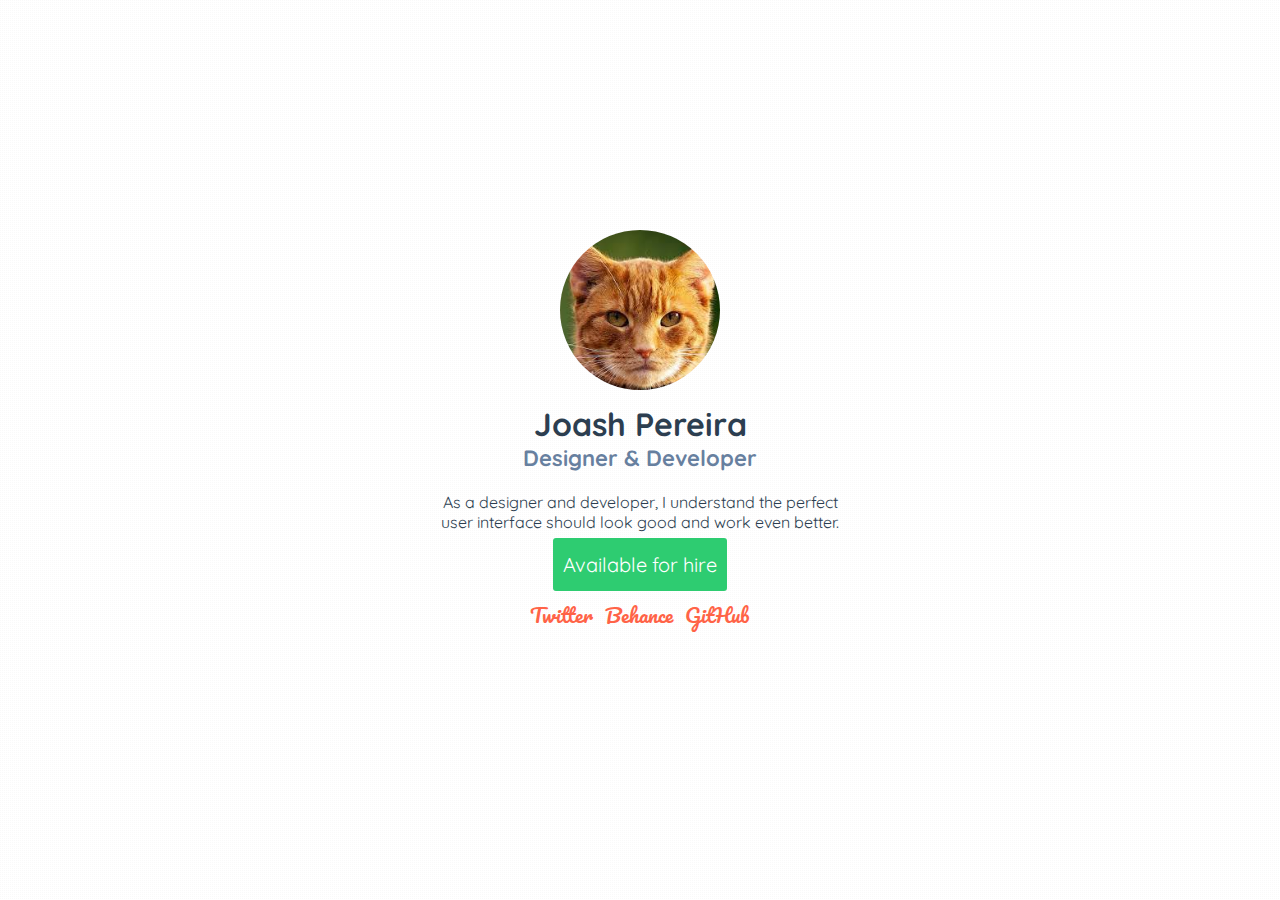
<file: one-page-personal-website/index.html>
<!DOCTYPE html>
<html>
  <head>

    <title>Joash Pereira - Web/Mobile Designer and Developer</title>

    <!-- Basic SEO meta tags -->
    <meta name="title" content="Joash Pereira - Web/Mobile Designer and Developer">
    <meta name="description" content="A web/mobile designer and developer who loves to use the latest technologies to create beautiful, functional websites and applications.">
    <meta name="keywords" content="Joash Pereira, Joash, joashp, freelancer, goa, website designer, developer, mobile apps, android, iOS" />
    <meta name="author" content="Joash Pereira" />
    <meta name="copyright" content="Copyright © 2015 Joash Pereira" />
    <meta property="fb:admins" content="joash.c.pereira"/>
    <meta name="theme-color" content="#3498db">
    
    <!-- Open Graph data -->
    <meta property="og:title" content="Joash Pereira - Web/Mobile Designer and Developer" />
    <meta property="og:type" content="website" />
    <meta property="og:url" content="http://www.joashpereira.com/" />
    <meta property="og:image" content="http://www.joashpereira.com/images/joash.png" />
    <meta property="og:description" content="A web/mobile designer and developer who loves to use the latest technologies to create beautiful, functional websites and applications." />
    <meta name="alexaVerifyID" content="IkjV-8yR89zhqK0mHDHfCeCfy2k"/>
    <link rel="author" href="https://plus.google.com/u/0/+JoashPereira"/>

    <meta name="viewport" content="width=device-width, initial-scale=1, maximum-scale=1" />

    <link rel="icon" type="image/x-icon" href="favicon.ico">
    <link rel="icon" type="image/png" href="favicon.png">

    <!-- Stylesheet and fonts -->
    <link rel="stylesheet" type="text/CSS" href="stylesheet.css">
    <link href='http://fonts.googleapis.com/css?family=Quicksand:400,700|Pacifico' rel='stylesheet' type='text/css'>

  </head>
  <body>
   
    <div class="container">

      <img src="img/images.jpeg" alt="JP logo" />
      
      <h1>Joash Pereira</h1>
      
      <h2>Designer & Developer</h2>

      <p>As a designer and developer, I understand the perfect user interface should look good and work even better.</p>
      <div class="button">
      <a class="available" href="mailto:joash.pereira@gamil.com?Subject=Hello%20again" target="_top">Available for hire</a>
      </div>
      <!-- Social links -->
      <ul>
        <li><a href="http://twitter.com/im_joash" title="Follow Joash on Twitter" target="_blank">Twitter</a></li>
        <li><a href="http://dribbble.com/joashp" title="See Joash's Portfolio on Behance" target="_blank">Behance</a></li>
        <li><a href="http://github.com/joashp" title="View and contribute to Joash's projects on GitHub" target="_blank">GitHub</a></li>
      </ul>

    </div>

  </body>
</html>
</file>
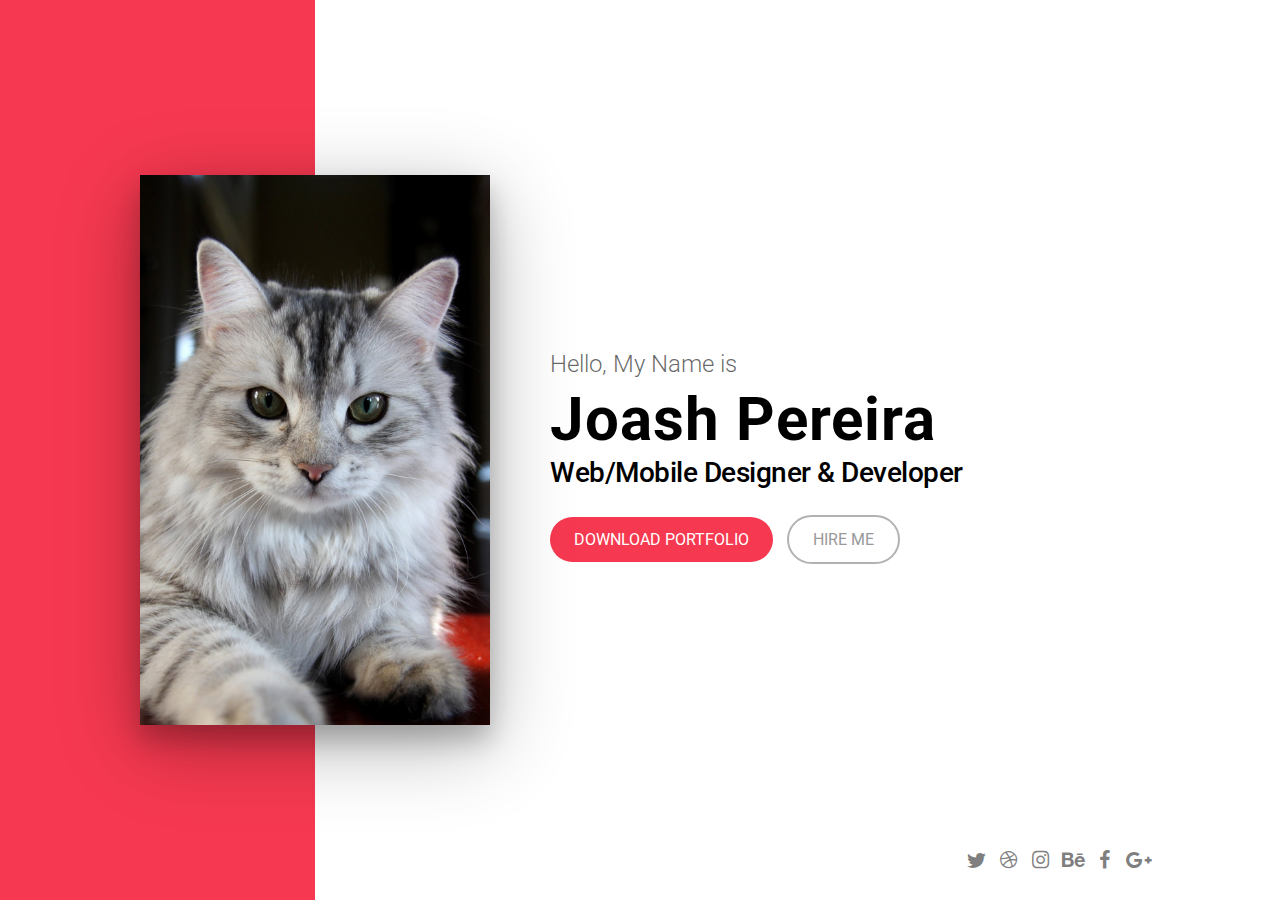
<file: one-page-personal-website/v2/index-style1.html>
<!DOCTYPE html>
<html>
  <head>
    <meta charset="utf-8">
    <meta http-equiv="X-UA-Compatible" content="IE=edge">
    <meta name="viewport" content="width=device-width, initial-scale=1">
    <title>Joash Pereira - v2 Style 1</title>

    <!-- Basic SEO meta tags -->
    <meta name="title" content="Joash Pereira - Web/Mobile Designer and Developer">
    <meta name="description" content="A web/mobile designer and developer who loves to use the latest technologies to create beautiful, functional websites and applications.">
    <meta name="keywords" content="Joash Pereira, Joash, joashp, freelancer, goa, website designer, developer, mobile apps, android, iOS" />
    <meta name="author" content="Joash Pereira" />
    <meta name="copyright" content="Copyright © 2015 Joash Pereira" />
    <meta property="fb:admins" content="joash.c.pereira"/>
    <meta name="theme-color" content="#3498db">
    <meta charset="utf-8">
    
    <!-- Open Graph data -->
    <meta property="og:title" content="Joash Pereira - Web/Mobile Designer and Developer" />
    <meta property="og:type" content="website" />
    <meta property="og:url" content="http://www.joashpereira.com/" />
    <meta property="og:image" content="http://www.joashpereira.com/images/joash.png" />
    <meta property="og:description" content="A web/mobile designer and developer who loves to use the latest technologies to create beautiful, functional websites and applications." />

    <link href="https://fonts.googleapis.com/css?family=Roboto:300,400,500,700" rel="stylesheet">
    <link rel="stylesheet" href="css/style1.css">
    <link rel="icon" type="image/x-icon" href="favicon.ico">
    
  </head>
  <body>
    <div class="row">
      <div class="main">
        <div class="col col--6-of-12">
          <div class="profile-section">
            <div class="profile-pic">
              <img src="img/images2.jpg" alt="Joash Pereira">
            </div>
            <div class="background color-theme-4"></div>
          </div>
        </div>
        <div class="col col--6-of-12 col-second">
          <div class="about-section">
            <div class="aboutme">
              <p>Hello, My Name is</p>
              <h1>Joash Pereira</h1>
              <h3>Web/Mobile Designer & Developer</h3>
              <div class="btn-group">
                <a href="#" class="color-theme-4" download>Download Portfolio</a>
                <a href="mailto:name@email.com" class="border">Hire Me</a>
              </div>
              <div class="social-media">
                <li><a href="#"><i class="icon-twitter twitter"></i></a></li>
                <li><a href="#"><i class="icon-dribbble dribbble"></i></a></li>
                <li><a href="#"><i class="icon-instagram insta"></i></a></li>
                <li><a href="#"><i class="icon-behance behance"></i></a></li>
                <li><a href="#"><i class="icon-facebook fb"></i></a></li>
                <li><a href="#"><i class="icon-gplus gplus"></i></a></li>
              </div>
            </div>
          </div>
        </div>
      </div>
    </div>
  </body>
</html>
</file>
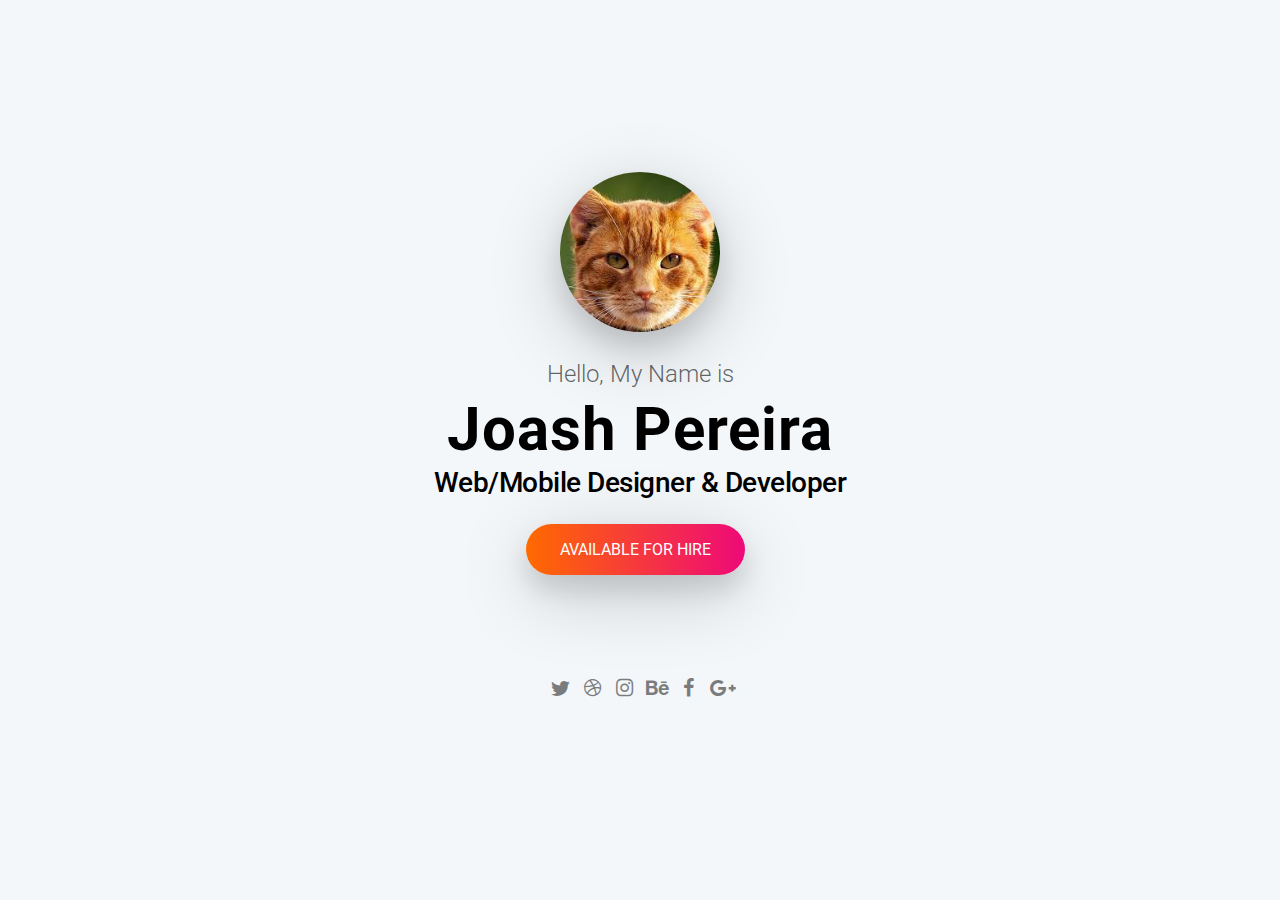
<file: one-page-personal-website/v2/index-style2.html>
<!DOCTYPE html>
<html>
  <head>
    <meta charset="utf-8">
    <meta http-equiv="X-UA-Compatible" content="IE=edge">
    <meta name="viewport" content="width=device-width, initial-scale=1">
    <title>Joash Pereira - v2 Style 2</title>

    <!-- Basic SEO meta tags -->
    <meta name="title" content="Joash Pereira - Web/Mobile Designer and Developer">
    <meta name="description" content="A web/mobile designer and developer who loves to use the latest technologies to create beautiful, functional websites and applications.">
    <meta name="keywords" content="Joash Pereira, Joash, joashp, freelancer, goa, website designer, developer, mobile apps, android, iOS" />
    <meta name="author" content="Joash Pereira" />
    <meta name="copyright" content="Copyright © 2015 Joash Pereira" />
    <meta property="fb:admins" content="joash.c.pereira"/>
    <meta name="theme-color" content="#3498db">
    <meta charset="utf-8">
    
    <!-- Open Graph data -->
    <meta property="og:title" content="Joash Pereira - Web/Mobile Designer and Developer" />
    <meta property="og:type" content="website" />
    <meta property="og:url" content="http://www.joashpereira.com/" />
    <meta property="og:image" content="http://www.joashpereira.com/images/joash.png" />
    <meta property="og:description" content="A web/mobile designer and developer who loves to use the latest technologies to create beautiful, functional websites and applications." />

    <link href="https://fonts.googleapis.com/css?family=Roboto:300,400,500,700" rel="stylesheet">
    <link rel="stylesheet" href="css/style2.css">
    <link rel="icon" type="image/x-icon" href="favicon.ico">
  </head>
  <body>
    <div class="profile-section">
      <div class="profile-inner">
        <div class="aboutme">
          <div class="profile-pic">
            <img src="img/images.jpeg" alt="Joash Pereira">
          </div>
          <p>Hello, My Name is</p>
          <h1>Joash Pereira</h1>
          <h3>Web/Mobile Designer & Developer</h3>
          <div class="btn-group">
            <a href="mailto:mailto:name@email.com" class="button-color-2">Available for Hire</a>
          </div>
          <div class="social-media">
            <li><a href="#"><i class="icon-twitter twitter"></i></a></li>
            <li><a href="#"><i class="icon-dribbble dribbble"></i></a></li>
            <li><a href="#"><i class="icon-instagram insta"></i></a></li>
            <li><a href="#"><i class="icon-behance behance"></i></a></li>
            <li><a href="#"><i class="icon-facebook fb"></i></a></li>
            <li><a href="#"><i class="icon-gplus gplus"></i></a></li>
          </div>
        </div>
      </div>
    </div>
  </body>
</html>
</file>
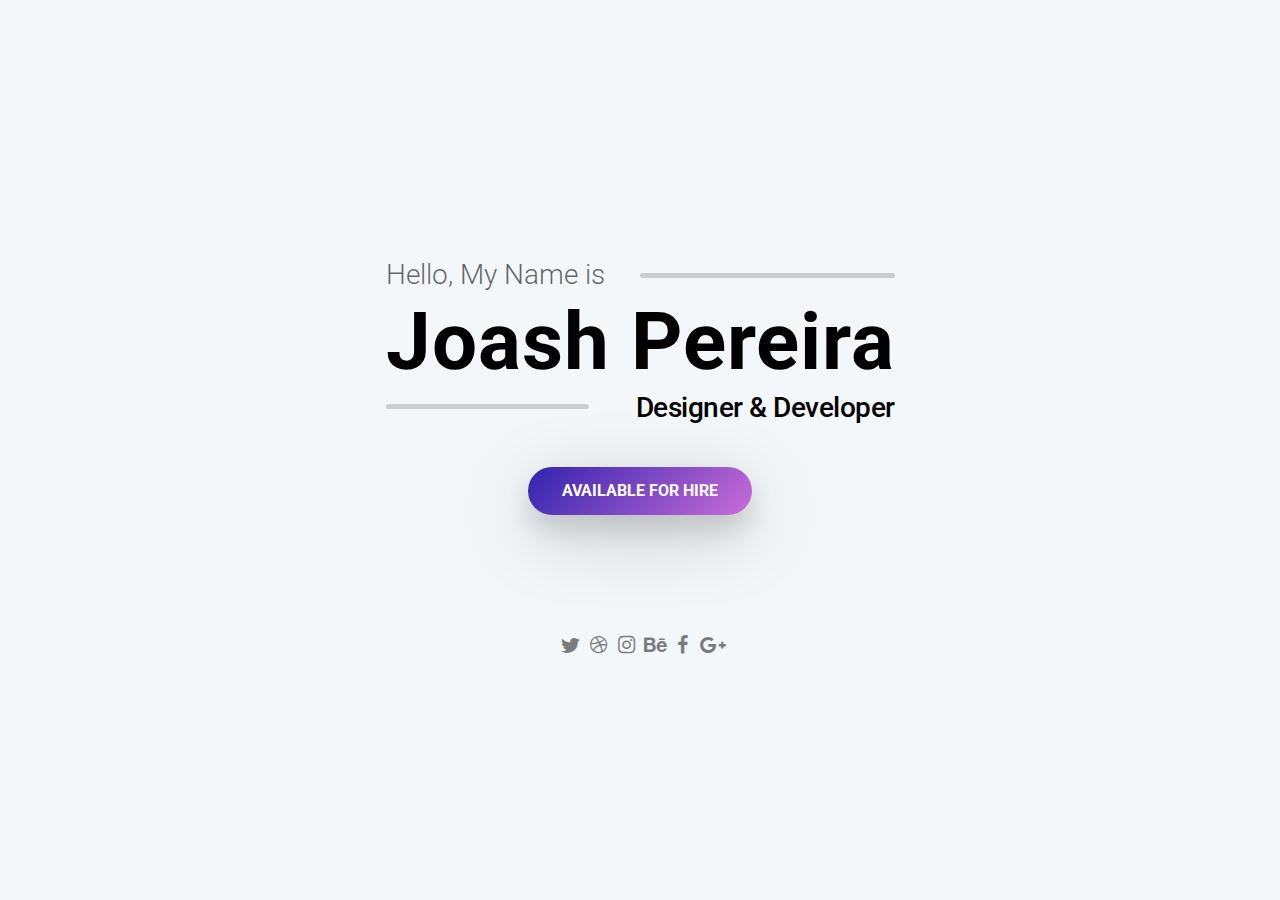
<file: one-page-personal-website/v2/index-style3.html>
<!DOCTYPE html>
<html>
  <head>
    <meta charset="utf-8">
    <meta http-equiv="X-UA-Compatible" content="IE=edge">
    <meta name="viewport" content="width=device-width, initial-scale=1">
    <title>Joash Pereira - v2 Style 3</title>

    <!-- Basic SEO meta tags -->
    <meta name="title" content="Joash Pereira - Web/Mobile Designer and Developer">
    <meta name="description" content="A web/mobile designer and developer who loves to use the latest technologies to create beautiful, functional websites and applications.">
    <meta name="keywords" content="Joash Pereira, Joash, joashp, freelancer, goa, website designer, developer, mobile apps, android, iOS" />
    <meta name="author" content="Joash Pereira" />
    <meta name="copyright" content="Copyright © 2015 Joash Pereira" />
    <meta property="fb:admins" content="joash.c.pereira"/>
    <meta name="theme-color" content="#3498db">
    <meta charset="utf-8">
    
    <!-- Open Graph data -->
    <meta property="og:title" content="Joash Pereira - Web/Mobile Designer and Developer" />
    <meta property="og:type" content="website" />
    <meta property="og:url" content="http://www.joashpereira.com/" />
    <meta property="og:image" content="http://www.joashpereira.com/images/joash.png" />
    <meta property="og:description" content="A web/mobile designer and developer who loves to use the latest technologies to create beautiful, functional websites and applications." />

    <link href="https://fonts.googleapis.com/css?family=Roboto:300,400,500,700" rel="stylesheet">
    <link rel="stylesheet" href="css/style3.css">
    <link rel="icon" type="image/x-icon" href="favicon.ico">
  </head>
  <body>
    <div class="minimal-container">
      <div class="profile">
        <div class="aboutme">
          <p>Hello, My Name is</p><br>
          <h1>Joash Pereira</h1>
          <h3>Designer & Developer</h3>
          <div class="btn-group">
            <a href="mailto:name@email.com" class="button-color-3">Available for Hire</a>
          </div>
          <div class="social-media">
            <li><a href="#"><i class="icon-twitter twitter"></i></a></li>
            <li><a href="#"><i class="icon-dribbble dribbble"></i></a></li>
            <li><a href="#"><i class="icon-instagram insta"></i></a></li>
            <li><a href="#"><i class="icon-behance behance"></i></a></li>
            <li><a href="#"><i class="icon-facebook fb"></i></a></li>
            <li><a href="#"><i class="icon-gplus gplus"></i></a></li>
          </div>
        </div>
      </div>
    </div>
  </body>
</html>
</file>
<file: one-page-personal-website/v2/css/style1.css>
html,
body,
div,
span,
applet,
object,
iframe,
h1,
h2,
h3,
h4,
h5,
h6,
p,
blockquote,
pre,
a,
abbr,
acronym,
address,
big,
cite,
code,
del,
dfn,
em,
img,
ins,
kbd,
q,
s,
samp,
small,
strike,
strong,
sub,
sup,
tt,
var,
b,
u,
i,
center,
dl,
dt,
dd,
ol,
ul,
li,
fieldset,
form,
label,
legend,
table,
caption,
tbody,
tfoot,
thead,
tr,
th,
td,
article,
aside,
canvas,
details,
embed,
figure,
figcaption,
footer,
header,
main,
menu,
nav,
output,
ruby,
section,
summary,
time,
mark,
audio,
video {
    margin: 0;
    padding: 0;
    border: 0;
    font-size: 100%;
    font: inherit;
    vertical-align: baseline
}

article,
aside,
details,
figcaption,
figure,
footer,
header,
menu,
nav,
section,
main,
summary {
    display: block
}

body {
    line-height: 1
}

ol,
ul {
    list-style: none
}

blockquote,
q {
    quotes: none
}

blockquote:before,
blockquote:after,
q:before,
q:after {
    content: '';
    content: none
}

table {
    border-collapse: collapse;
    border-spacing: 0
}

html {
    font-family: sans-serif;
    -ms-text-size-adjust: 100%;
    -webkit-text-size-adjust: 100%
}

audio,
canvas,
progress,
video {
    display: inline-block;
    vertical-align: baseline
}

audio:not([controls]) {
    display: none;
    height: 0
}

[hidden],
template {
    display: none
}

a {
    background-color: transparent
}

a:active,
a:hover {
    outline: 0
}

abbr[title] {
    border-bottom: 1px dotted
}

b,
strong {
    font-weight: bold
}

dfn,
i,
em {
    font-style: italic
}

mark {
    background: #ff0;
    color: #000
}

small {
    font-size: 80%
}

sub,
sup {
    font-size: 75%;
    line-height: 0;
    position: relative
}

sup {
    top: -0.5em
}

sub {
    bottom: -0.25em
}

img {
    border: 0
}

svg:not(:root) {
    overflow: hidden
}

hr {
    -webkit-box-sizing: content-box;
    box-sizing: content-box;
    height: 0
}

pre {
    overflow: auto
}

code,
kbd,
pre,
samp {
    font-family: monospace, monospace
}

button,
input,
optgroup,
select,
textarea {
    color: inherit;
    font: inherit;
    margin: 0
}

button {
    overflow: visible
}

button,
select {
    text-transform: none
}

button,
html input[type="button"],
input[type="reset"],
input[type="submit"] {
    -webkit-appearance: button;
    cursor: pointer
}

button[disabled],
html input[disabled] {
    cursor: default
}

button::-moz-focus-inner,
input::-moz-focus-inner {
    border: 0;
    padding: 0
}

input {
    line-height: normal
}

input[type="checkbox"],
input[type="radio"] {
    padding: 0
}

input[type="number"]::-webkit-inner-spin-button,
input[type="number"]::-webkit-outer-spin-button {
    height: auto
}

input[type="search"] {
    -webkit-appearance: textfield;
    -webkit-box-sizing: content-box;
    box-sizing: content-box
}

input[type="search"]::-webkit-search-cancel-button,
input[type="search"]::-webkit-search-decoration {
    -webkit-appearance: none
}

textarea {
    overflow: auto
}

optgroup {
    font-weight: bold
}

img {
    max-width: 100%;
    height: auto;
    display: block
}

a {
    text-decoration: none
}

.row {
    list-style: none;
    margin-left: -20px
}

.col--2-of-2,
.col--3-of-3,
.col--4-of-4,
.col--5-of-5,
.col--6-of-6,
.col--8-of-8,
.col--12-of-12 {
    width: 100%
}

.col--1-of-2,
.col--2-of-4,
.col--3-of-6,
.col--4-of-8,
.col--6-of-12 {
    width: 50%
}

.col--1-of-3,
.col--2-of-6,
.col--4-of-12 {
    width: 33.33333%
}

.col--2-of-3,
.col--4-of-6,
.col--8-of-12 {
    width: 66.66667%
}

.col--1-of-4,
.col--2-of-8,
.col--3-of-12 {
    width: 25%
}

.col--3-of-4,
.col--6-of-8,
.col--9-of-12 {
    width: 75%
}

.col--1-of-5 {
    width: 20%
}

.col--2-of-5 {
    width: 40%
}

.col--3-of-5 {
    width: 60%
}

.col--4-of-5 {
    width: 80%
}

.col--1-of-6 {
    width: 16.66667%
}

.col--5-of-6 {
    width: 83.33333%
}

.col--1-of-8 {
    width: 12.5%
}

.col--3-of-8 {
    width: 37.5%
}

.col--5-of-8 {
    width: 62.5%
}

.col--7-of-8 {
    width: 87.5%
}

.col--1-of-12 {
    width: 8.33333%
}

.col--2-of-12 {
    width: 16.66667%
}

.col--5-of-12 {
    width: 41.66667%
}

.col--7-of-12 {
    width: 58.33333%
}

.col--10-of-12 {
    width: 83.33333%
}

.col--11-of-12 {
    width: 91.66667%
}

.col {
    -webkit-box-sizing: border-box;
    box-sizing: border-box;
    display: inline-block;
    margin-right: -.25em;
    min-height: 1px;
    padding-left: 20px;
    vertical-align: top
}

@media (max-width: 575px) {
    .col {
        display: block;
        margin-left: 0;
        margin-right: 0;
        width: auto
    }
}

@media (max-width: 575px) and (min-width: 480px) {
    .col[class*="col--m-"] {
        display: inline-block;
        margin-right: -.24em
    }
    .col.col--m-1-of-2,
    .col.col--m-2-of-4 {
        width: 50%
    }
    .col.col--m-1-of-3 {
        width: 33.33333%
    }
    .col.col--m-2-of-3 {
        width: 66.66667%
    }
    .col.col--m-1-of-4 {
        width: 25%
    }
    .col.col--m-3-of-4 {
        width: 75%
    }
}

@media (max-width: 480px) {
    .col[class*="col--s-"] {
        display: inline-block;
        margin-right: -.24em
    }
    .col.col--s-1-of-2,
    .col.col--s-2-of-4 {
        width: 50%
    }
    .col.col--s-1-of-3 {
        width: 33.33333%
    }
    .col.col--s-2-of-3 {
        width: 66.66667%
    }
    .col.col--s-1-of-4 {
        width: 25%
    }
    .col.col--s-3-of-4 {
        width: 75%
    }
}

.col--centered {
    display: block;
    margin-left: auto;
    margin-right: auto
}

.col--d-first {
    float: left
}

.col--d-last {
    float: right
}

.row--no-gutter {
    margin-left: 0;
    width: 100%
}

.row--no-gutter .col {
    padding-left: 0
}

.row--no-gutter .col--span-all {
    margin-left: 0;
    width: 100%
}

.col--ab {
    vertical-align: bottom
}

.col--am {
    vertical-align: middle
}

@font-face {
    font-family: 'fontello';
    src: url("../font/fontello.eot?64103717");
    src: url("../font/fontello.eot?64103717#iefix") format("embedded-opentype"), url("../font/fontello.woff2?64103717") format("woff2"), url("../font/fontello.woff?64103717") format("woff"), url("../font/fontello.ttf?64103717") format("truetype"), url("../font/fontello.svg?64103717#fontello") format("svg");
    font-weight: normal;
    font-style: normal
}

[class^="icon-"]:before,
[class*=" icon-"]:before {
    font-family: "fontello";
    font-style: normal;
    font-weight: normal;
    speak: none;
    display: inline-block;
    text-decoration: inherit;
    width: 1em;
    margin-right: .2em;
    text-align: center;
    font-variant: normal;
    text-transform: none;
    line-height: 1em;
    margin-left: .2em;
    -webkit-font-smoothing: antialiased;
    -moz-osx-font-smoothing: grayscale
}

.icon-twitter:before {
    content: '\e800'
}

.icon-facebook:before {
    content: '\f09a'
}

.icon-gplus:before {
    content: '\f0d5'
}

.icon-instagram:before {
    content: '\f16d'
}

.icon-dribbble:before {
    content: '\f17d'
}

.icon-behance:before {
    content: '\f1b4'
}

body {
    font-family: "Roboto", Helvetica, Arial, sans-serif
}

.main {
    position: relative;
    width: 100%;
    height: 100vh
}

.profile-section {
    position: relative;
    overflow: hidden;
    height: 100vh;
    display: -webkit-box;
    display: -webkit-flex;
    display: -ms-flexbox;
    display: flex;
    -webkit-box-align: center;
    -webkit-align-items: center;
    -ms-flex-align: center;
    align-items: center;
    -webkit-box-pack: center;
    -webkit-justify-content: center;
    -ms-flex-pack: center;
    justify-content: center
}

@media (max-width: 767px) {
    .profile-section {
        height: 100%
    }
}

@media (max-width: 575px) {
    .profile-section {
        overflow: auto
    }
}

.profile-section .profile-pic {
    width: 350px;
    height: 550px;
    overflow: hidden;
    -webkit-box-shadow: 0 15px 24px rgba(0, 0, 0, 0.22), 0 19px 76px rgba(0, 0, 0, 0.3);
    box-shadow: 0 15px 24px rgba(0, 0, 0, 0.22), 0 19px 76px rgba(0, 0, 0, 0.3);
    z-index: 2;
    background: #fff
}

@media (max-width: 767px) {
    .profile-section .profile-pic {
        width: 100%;
        height: 100vh;
        -webkit-box-shadow: none;
        box-shadow: none
    }
}

@media (max-width: 575px) {
    .profile-section .profile-pic {
        width: 200px;
        height: 250px;
        -webkit-box-shadow: 0 15px 24px rgba(0, 0, 0, 0.22), 0 19px 76px rgba(0, 0, 0, 0.3);
        box-shadow: 0 15px 24px rgba(0, 0, 0, 0.22), 0 19px 76px rgba(0, 0, 0, 0.3);
        overflow: auto;
        margin-top: 30px
    }
}

.profile-section .profile-pic img {
    vertical-align: top
}

.profile-section .background {
    width: 50%;
    height: 100%;
    position: absolute;
    left: 0;
    top: 0;
    background: #FFF
}

@media (max-width: 767px) {
    .profile-section .background {
        width: 100%;
        height: 200px
    }
}

.about-section {
    position: relative;
    display: -webkit-box;
    display: -webkit-flex;
    display: -ms-flexbox;
    display: flex;
    -webkit-box-align: center;
    -webkit-align-items: center;
    -ms-flex-align: center;
    align-items: center;
    height: 100vh
}

@media (max-width: 575px) {
    .about-section {
        height: auto;
        text-align: center
    }
}

.about-section .aboutme {
    vertical-align: middle;
    width: 100%
}

.about-section .aboutme p {
    font-size: 24px;
    font-weight: 300;
    margin-bottom: 5px;
    color: rgba(0, 0, 0, 0.6)
}

@media (max-width: 575px) {
    .about-section .aboutme p {
        margin-top: 30px
    }
}

.about-section .aboutme h1 {
    font-size: 60px;
    letter-spacing: 1px;
    font-weight: 700;
    line-height: 1.3;
    position: relative
}

@media (max-width: 1024px) {
    .about-section .aboutme h1 {
        font-size: 48px
    }
}

@media (max-width: 767px) {
    .about-section .aboutme h1 {
        font-size: 32px
    }
}

.about-section .aboutme h3 {
    font-size: 28px;
    font-weight: 500;
    letter-spacing: -0.5px
}

@media (max-width: 1024px) {
    .about-section .aboutme h3 {
        font-size: 24px
    }
}

@media (max-width: 767px) {
    .about-section .aboutme h3 {
        font-size: 18px
    }
}

.about-section .btn-group {
    position: relative;
    margin-top: 45px;
    font-size: 16px;
    text-transform: uppercase
}

@media (max-width: 767px) {
    .about-section .btn-group {
        font-size: 14px;
        margin-top: 30px
    }
}

.about-section .btn-group a {
    background: #FFF;
    padding: 13px 24px;
    border-radius: 100px;
    color: #fff;
    margin-right: 10px;
    -webkit-transition: all 200ms ease-in-out;
    transition: all 200ms ease-in-out;
    position: relative
}

@media (max-width: 767px) {
    .about-section .btn-group a {
        display: table;
        margin-bottom: 15px;
        padding: 14px 18px
    }
}

@media (max-width: 575px) {
    .about-section .btn-group a {
        margin: 0 auto;
        display: inline-block
    }
}

.about-section .btn-group a:hover {
    -webkit-box-shadow: 0 15px 24px rgba(0, 0, 0, 0.1), 0 19px 76px rgba(0, 0, 0, 0.1);
    box-shadow: 0 15px 24px rgba(0, 0, 0, 0.1), 0 19px 76px rgba(0, 0, 0, 0.1)
}

.about-section .btn-group .border {
    background: none;
    border: 2px solid rgba(0, 0, 0, 0.3);
    color: #999
}

.about-section .btn-group .border:hover {
    border: 2px solid #333;
    color: #333
}

.about-section .social-media {
    position: absolute;
    right: 30px;
    bottom: 30px
}

@media (max-width: 575px) {
    .about-section .social-media {
        right: 0;
        left: 0;
        bottom: -80px
    }
}

.about-section .social-media li {
    display: inline-block;
    font-size: 20px;
    -webkit-transition: all 100ms ease-in-out;
    transition: all 100ms ease-in-out
}

.about-section .social-media li:hover {
    -webkit-transform: translateY(-5px) scale(1.1);
    -ms-transform: translateY(-5px) scale(1.1);
    transform: translateY(-5px) scale(1.1)
}

.about-section .social-media li a {
    color: rgba(0, 0, 0, 0.5);
    -webkit-transition: all 100ms ease-in-out;
    transition: all 100ms ease-in-out
}

.about-section .social-media li a:hover .twitter {
    color: #1da1f2
}

.about-section .social-media li a:hover .dribbble {
    color: #ea4c89
}

.about-section .social-media li a:hover .insta {
    color: #fd1d1d
}

.about-section .social-media li a:hover .behance {
    color: #1769ff
}

.about-section .social-media li a:hover .fb {
    color: #3b5998
}

.about-section .social-media li a:hover .gplus {
    color: #dd4b39
}

.col-second {
    margin-left: -100px
}

@media (max-width: 1200px) {
    .col-second {
        margin-left: 0
    }
}

.hide {
    display: none !important
}


/*Colors*/

.color-theme-default {
    background: #174F96 !important
}

.color-theme-1 {
    background: #71606F !important
}

.color-theme-2 {
    background: #4D1CF1 !important
}

.color-theme-3 {
    background: #F0DFDD !important
}

a.color-theme-3 {
    background: #2F2929 !important
}

.color-theme-3.border:hover {
    border: 2px solid #2F2929 !important
}

.color-theme-4 {
    background: #F63950 !important
}

.color-theme-5 {
    background: #624096 !important
}
</file>
<file: one-page-personal-website/v2/css/style2.css>
html,
body,
div,
span,
applet,
object,
iframe,
h1,
h2,
h3,
h4,
h5,
h6,
p,
blockquote,
pre,
a,
abbr,
acronym,
address,
big,
cite,
code,
del,
dfn,
em,
img,
ins,
kbd,
q,
s,
samp,
small,
strike,
strong,
sub,
sup,
tt,
var,
b,
u,
i,
center,
dl,
dt,
dd,
ol,
ul,
li,
fieldset,
form,
label,
legend,
table,
caption,
tbody,
tfoot,
thead,
tr,
th,
td,
article,
aside,
canvas,
details,
embed,
figure,
figcaption,
footer,
header,
main,
menu,
nav,
output,
ruby,
section,
summary,
time,
mark,
audio,
video {
    margin: 0;
    padding: 0;
    border: 0;
    font-size: 100%;
    font: inherit;
    vertical-align: baseline
}

article,
aside,
details,
figcaption,
figure,
footer,
header,
menu,
nav,
section,
main,
summary {
    display: block
}

body {
    line-height: 1
}

ol,
ul {
    list-style: none
}

blockquote,
q {
    quotes: none
}

blockquote:before,
blockquote:after,
q:before,
q:after {
    content: '';
    content: none
}

table {
    border-collapse: collapse;
    border-spacing: 0
}

html {
    font-family: sans-serif;
    -ms-text-size-adjust: 100%;
    -webkit-text-size-adjust: 100%
}

audio,
canvas,
progress,
video {
    display: inline-block;
    vertical-align: baseline
}

audio:not([controls]) {
    display: none;
    height: 0
}

[hidden],
template {
    display: none
}

a {
    background-color: transparent
}

a:active,
a:hover {
    outline: 0
}

abbr[title] {
    border-bottom: 1px dotted
}

b,
strong {
    font-weight: bold
}

dfn,
i,
em {
    font-style: italic
}

mark {
    background: #ff0;
    color: #000
}

small {
    font-size: 80%
}

sub,
sup {
    font-size: 75%;
    line-height: 0;
    position: relative
}

sup {
    top: -0.5em
}

sub {
    bottom: -0.25em
}

img {
    border: 0
}

svg:not(:root) {
    overflow: hidden
}

hr {
    -webkit-box-sizing: content-box;
    box-sizing: content-box;
    height: 0
}

pre {
    overflow: auto
}

code,
kbd,
pre,
samp {
    font-family: monospace, monospace
}

button,
input,
optgroup,
select,
textarea {
    color: inherit;
    font: inherit;
    margin: 0
}

button {
    overflow: visible
}

button,
select {
    text-transform: none
}

button,
html input[type="button"],
input[type="reset"],
input[type="submit"] {
    -webkit-appearance: button;
    cursor: pointer
}

button[disabled],
html input[disabled] {
    cursor: default
}

button::-moz-focus-inner,
input::-moz-focus-inner {
    border: 0;
    padding: 0
}

input {
    line-height: normal
}

input[type="checkbox"],
input[type="radio"] {
    padding: 0
}

input[type="number"]::-webkit-inner-spin-button,
input[type="number"]::-webkit-outer-spin-button {
    height: auto
}

input[type="search"] {
    -webkit-appearance: textfield;
    -webkit-box-sizing: content-box;
    box-sizing: content-box
}

input[type="search"]::-webkit-search-cancel-button,
input[type="search"]::-webkit-search-decoration {
    -webkit-appearance: none
}

textarea {
    overflow: auto
}

optgroup {
    font-weight: bold
}

img {
    max-width: 100%;
    height: auto;
    display: block
}

a {
    text-decoration: none
}

@font-face {
    font-family: 'fontello';
    src: url("../font/fontello.eot?64103717");
    src: url("../font/fontello.eot?64103717#iefix") format("embedded-opentype"), url("../font/fontello.woff2?64103717") format("woff2"), url("../font/fontello.woff?64103717") format("woff"), url("../font/fontello.ttf?64103717") format("truetype"), url("../font/fontello.svg?64103717#fontello") format("svg");
    font-weight: normal;
    font-style: normal
}

[class^="icon-"]:before,
[class*=" icon-"]:before {
    font-family: "fontello";
    font-style: normal;
    font-weight: normal;
    speak: none;
    display: inline-block;
    text-decoration: inherit;
    width: 1em;
    margin-right: .2em;
    text-align: center;
    font-variant: normal;
    text-transform: none;
    line-height: 1em;
    margin-left: .2em;
    -webkit-font-smoothing: antialiased;
    -moz-osx-font-smoothing: grayscale
}

.icon-twitter:before {
    content: '\e800'
}

.icon-facebook:before {
    content: '\f09a'
}

.icon-gplus:before {
    content: '\f0d5'
}

.icon-instagram:before {
    content: '\f16d'
}

.icon-dribbble:before {
    content: '\f17d'
}

.icon-behance:before {
    content: '\f1b4'
}

body {
    font-family: "Roboto", Helvetica, Arial, sans-serif
}

.main {
    position: relative;
    width: 100%;
    height: 100vh
}

body {
    font-family: "Roboto", Helvetica, Arial, sans-serif;
    background: #F3F7FA
}

.profile-section {
    position: relative;
    width: 100%;
    height: 100vh
}

.profile-inner {
    height: 100vh;
    display: -webkit-box;
    display: -webkit-flex;
    display: -ms-flexbox;
    display: flex;
    -webkit-box-align: center;
    -webkit-align-items: center;
    -ms-flex-align: center;
    align-items: center;
    -webkit-box-pack: center;
    -webkit-justify-content: center;
    -ms-flex-pack: center;
    justify-content: center
}

.profile-pic {
    width: 160px;
    height: 160px;
    border-radius: 500px;
    background: #fff;
    -webkit-box-shadow: 0 15px 24px rgba(0, 0, 0, 0.11), 0 19px 76px rgba(0, 0, 0, 0.2);
    box-shadow: 0 15px 24px rgba(0, 0, 0, 0.11), 0 19px 76px rgba(0, 0, 0, 0.2);
    overflow: hidden;
    margin: 0 auto;
    position: relative;
    top: -30px
}

@media (max-width: 575px) {
    .profile-pic {
        top: 0
    }
}

.profile-pic img {
    margin: 0 auto
}

.aboutme {
    vertical-align: middle;
    width: 100%;
    text-align: center
}

.aboutme p {
    font-size: 24px;
    font-weight: 300;
    margin-bottom: 5px;
    color: rgba(0, 0, 0, 0.6)
}

@media (max-width: 575px) {
    .aboutme p {
        margin-top: 30px
    }
}

.aboutme h1 {
    font-size: 60px;
    letter-spacing: 1px;
    font-weight: 700;
    line-height: 1.3;
    position: relative
}

@media (max-width: 1024px) {
    .aboutme h1 {
        font-size: 48px
    }
}

@media (max-width: 767px) {
    .aboutme h1 {
        font-size: 32px
    }
}

.aboutme h3 {
    font-size: 28px;
    font-weight: 500;
    letter-spacing: -0.5px
}

@media (max-width: 1024px) {
    .aboutme h3 {
        font-size: 24px
    }
}

@media (max-width: 767px) {
    .aboutme h3 {
        font-size: 18px
    }
}

.btn-group {
    position: relative;
    margin-top: 45px;
    font-size: 16px;
    text-transform: uppercase
}

@media (max-width: 767px) {
    .btn-group {
        font-size: 14px;
        margin-top: 30px
    }
}

.btn-group a {
    padding: 16px 34px;
    border-radius: 100px;
    color: #fff;
    margin-right: 10px;
    -webkit-transition: all 200ms ease-in-out;
    transition: all 200ms ease-in-out;
    position: relative;
    -webkit-box-shadow: 0 15px 24px rgba(0, 0, 0, 0.12), 0 19px 76px rgba(0, 0, 0, 0.2);
    box-shadow: 0 15px 24px rgba(0, 0, 0, 0.12), 0 19px 76px rgba(0, 0, 0, 0.2);
    border-radius: 100px
}

@media (max-width: 767px) {
    .btn-group a {
        display: table;
        margin-bottom: 15px;
        padding: 14px 18px;
        margin-left: auto;
        margin-right: auto
    }
}

@media (max-width: 575px) {
    .btn-group a {
        margin: 0 auto;
        display: inline-block
    }
}

.btn-group a:hover {
    -webkit-box-shadow: 0 15px 24px rgba(0, 0, 0, 0.1), 0 19px 76px rgba(0, 0, 0, 0.1);
    box-shadow: 0 15px 24px rgba(0, 0, 0, 0.1), 0 19px 76px rgba(0, 0, 0, 0.1)
}

.social-media {
    position: relative;
    margin-top: 120px
}

.social-media li {
    display: inline-block;
    font-size: 20px;
    -webkit-transition: all 100ms ease-in-out;
    transition: all 100ms ease-in-out
}

.social-media li:hover {
    -webkit-transform: translateY(-5px) scale(1.1);
    -ms-transform: translateY(-5px) scale(1.1);
    transform: translateY(-5px) scale(1.1)
}

.social-media li a {
    color: rgba(0, 0, 0, 0.5);
    -webkit-transition: all 100ms ease-in-out;
    transition: all 100ms ease-in-out
}

.social-media li a:hover .twitter {
    color: #1da1f2
}

.social-media li a:hover .dribbble {
    color: #ea4c89
}

.social-media li a:hover .insta {
    color: #fd1d1d
}

.social-media li a:hover .behance {
    color: #1769ff
}

.social-media li a:hover .fb {
    color: #3b5998
}

.social-media li a:hover .gplus {
    color: #dd4b39
}

.button-color-1 {
    background: #000dff;
    background: -webkit-linear-gradient(-45deg, #000dff 0%, #00d6ff 100%);
    background: -webkit-linear-gradient(315deg, #000dff 0%, #00d6ff 100%);
    background: linear-gradient(135deg, #000dff 0%, #00d6ff 100%);
    filter: progid: DXImageTransform.Microsoft.gradient( startColorstr='#000dff', endColorstr='#00d6ff', GradientType=1)
}

.button-color-2 {
    background: #ee0979;
    background: -webkit-linear-gradient(to left, #ee0979, #ff6a00);
    background: -webkit-gradient(linear, right top, left top, from(#ee0979), to(#ff6a00));
    background: -webkit-linear-gradient(right, #ee0979, #ff6a00);
    background: linear-gradient(to left, #ee0979, #ff6a00)
}

.button-color-3 {
    background: #3023AE;
    background: -webkit-linear-gradient(-45deg, #3023AE 0%, #C96DD8 100%);
    background: -webkit-linear-gradient(315deg, #3023AE 0%, #C96DD8 100%);
    background: linear-gradient(135deg, #3023AE 0%, #C96DD8 100%);
    filter: progid: DXImageTransform.Microsoft.gradient( startColorstr='#3023AE', endColorstr='#C96DD8', GradientType=1)
}

.button-color-4 {
    background: #FFF;
    color: #000 !important
}
</file>
<file: one-page-personal-website/v2/css/style3.css>
html,
body,
div,
span,
applet,
object,
iframe,
h1,
h2,
h3,
h4,
h5,
h6,
p,
blockquote,
pre,
a,
abbr,
acronym,
address,
big,
cite,
code,
del,
dfn,
em,
img,
ins,
kbd,
q,
s,
samp,
small,
strike,
strong,
sub,
sup,
tt,
var,
b,
u,
i,
center,
dl,
dt,
dd,
ol,
ul,
li,
fieldset,
form,
label,
legend,
table,
caption,
tbody,
tfoot,
thead,
tr,
th,
td,
article,
aside,
canvas,
details,
embed,
figure,
figcaption,
footer,
header,
main,
menu,
nav,
output,
ruby,
section,
summary,
time,
mark,
audio,
video {
    margin: 0;
    padding: 0;
    border: 0;
    font-size: 100%;
    font: inherit;
    vertical-align: baseline
}

article,
aside,
details,
figcaption,
figure,
footer,
header,
menu,
nav,
section,
main,
summary {
    display: block
}

body {
    line-height: 1
}

ol,
ul {
    list-style: none
}

blockquote,
q {
    quotes: none
}

blockquote:before,
blockquote:after,
q:before,
q:after {
    content: '';
    content: none
}

table {
    border-collapse: collapse;
    border-spacing: 0
}

html {
    font-family: sans-serif;
    -ms-text-size-adjust: 100%;
    -webkit-text-size-adjust: 100%
}

audio,
canvas,
progress,
video {
    display: inline-block;
    vertical-align: baseline
}

audio:not([controls]) {
    display: none;
    height: 0
}

[hidden],
template {
    display: none
}

a {
    background-color: transparent
}

a:active,
a:hover {
    outline: 0
}

abbr[title] {
    border-bottom: 1px dotted
}

b,
strong {
    font-weight: bold
}

dfn,
i,
em {
    font-style: italic
}

mark {
    background: #ff0;
    color: #000
}

small {
    font-size: 80%
}

sub,
sup {
    font-size: 75%;
    line-height: 0;
    position: relative
}

sup {
    top: -0.5em
}

sub {
    bottom: -0.25em
}

img {
    border: 0
}

svg:not(:root) {
    overflow: hidden
}

hr {
    -webkit-box-sizing: content-box;
    box-sizing: content-box;
    height: 0
}

pre {
    overflow: auto
}

code,
kbd,
pre,
samp {
    font-family: monospace, monospace
}

button,
input,
optgroup,
select,
textarea {
    color: inherit;
    font: inherit;
    margin: 0
}

button {
    overflow: visible
}

button,
select {
    text-transform: none
}

button,
html input[type="button"],
input[type="reset"],
input[type="submit"] {
    -webkit-appearance: button;
    cursor: pointer
}

button[disabled],
html input[disabled] {
    cursor: default
}

button::-moz-focus-inner,
input::-moz-focus-inner {
    border: 0;
    padding: 0
}

input {
    line-height: normal
}

input[type="checkbox"],
input[type="radio"] {
    padding: 0
}

input[type="number"]::-webkit-inner-spin-button,
input[type="number"]::-webkit-outer-spin-button {
    height: auto
}

input[type="search"] {
    -webkit-appearance: textfield;
    -webkit-box-sizing: content-box;
    box-sizing: content-box
}

input[type="search"]::-webkit-search-cancel-button,
input[type="search"]::-webkit-search-decoration {
    -webkit-appearance: none
}

textarea {
    overflow: auto
}

optgroup {
    font-weight: bold
}

img {
    max-width: 100%;
    height: auto;
    display: block
}

a {
    text-decoration: none
}

@font-face {
    font-family: 'fontello';
    src: url("../font/fontello.eot?64103717");
    src: url("../font/fontello.eot?64103717#iefix") format("embedded-opentype"), url("../font/fontello.woff2?64103717") format("woff2"), url("../font/fontello.woff?64103717") format("woff"), url("../font/fontello.ttf?64103717") format("truetype"), url("../font/fontello.svg?64103717#fontello") format("svg");
    font-weight: normal;
    font-style: normal
}

[class^="icon-"]:before,
[class*=" icon-"]:before {
    font-family: "fontello";
    font-style: normal;
    font-weight: normal;
    speak: none;
    display: inline-block;
    text-decoration: inherit;
    width: 1em;
    margin-right: .2em;
    text-align: center;
    font-variant: normal;
    text-transform: none;
    line-height: 1em;
    margin-left: .2em;
    -webkit-font-smoothing: antialiased;
    -moz-osx-font-smoothing: grayscale
}

.icon-twitter:before {
    content: '\e800'
}

.icon-facebook:before {
    content: '\f09a'
}

.icon-gplus:before {
    content: '\f0d5'
}

.icon-instagram:before {
    content: '\f16d'
}

.icon-dribbble:before {
    content: '\f17d'
}

.icon-behance:before {
    content: '\f1b4'
}

body {
    font-family: "Roboto", Helvetica, Arial, sans-serif;
    background: #F3F7FA
}

.minimal-container {
    position: relative;
    width: 100%;
    height: 100vh;
    display: -webkit-box;
    display: -webkit-flex;
    display: -ms-flexbox;
    display: flex;
    -webkit-box-align: center;
    -webkit-align-items: center;
    -ms-flex-align: center;
    align-items: center;
    -webkit-box-pack: center;
    -webkit-justify-content: center;
    -ms-flex-pack: center;
    justify-content: center
}

body {
    font-family: "Roboto", Helvetica, Arial, sans-serif;
    background: #F3F7FA
}

.profile {
    height: 100vh;
    display: -webkit-box;
    display: -webkit-flex;
    display: -ms-flexbox;
    display: flex;
    -webkit-box-align: center;
    -webkit-align-items: center;
    -ms-flex-align: center;
    align-items: center;
    -webkit-box-pack: center;
    -webkit-justify-content: center;
    -ms-flex-pack: center;
    justify-content: center
}

.profile .aboutme {
    vertical-align: middle;
    width: 100%
}

@media (max-width: 767px) {
    .profile .aboutme {
        text-align: center
    }
}

.profile .aboutme p {
    font-size: 28px;
    font-weight: 300;
    color: rgba(0, 0, 0, 0.6);
    position: relative;
    top: 15px
}

.profile .aboutme p:before {
    width: 50%;
    right: 0;
    position: absolute;
    content: '';
    height: 5px;
    background: #CCC;
    border-radius: 100px;
    top: 12px
}

@media (max-width: 767px) {
    .profile .aboutme p:before {
        background: none
    }
}

@media (max-width: 575px) {
    .profile .aboutme p {
        margin-top: 0
    }
}

.profile .aboutme h1 {
    font-size: 80px;
    letter-spacing: 1px;
    font-weight: 700;
    line-height: 1.3;
    position: relative
}

@media (max-width: 767px) {
    .profile .aboutme h1 {
        font-size: 48px
    }
}

.profile .aboutme h3 {
    font-size: 28px;
    font-weight: 500;
    letter-spacing: -0.5px;
    text-align: right;
    position: relative
}

.profile .aboutme h3:before {
    width: 40%;
    left: 0;
    position: absolute;
    content: '';
    height: 5px;
    background: #CCC;
    border-radius: 100px;
    top: 10px
}

@media (max-width: 767px) {
    .profile .aboutme h3:before {
        background: none
    }
}

.btn-group {
    position: relative;
    margin-top: 45px;
    font-size: 16px;
    text-transform: uppercase
}

@media (max-width: 767px) {
    .btn-group {
        font-size: 14px;
        margin-top: 30px
    }
}

.btn-group a {
    padding: 16px 34px;
    border-radius: 100px;
    color: #FFF;
    font-weight: 700;
    -webkit-transition: all 200ms ease-in-out;
    transition: all 200ms ease-in-out;
    position: relative;
    -webkit-box-shadow: 0 15px 24px rgba(0, 0, 0, 0.12), 0 19px 76px rgba(0, 0, 0, 0.2);
    box-shadow: 0 15px 24px rgba(0, 0, 0, 0.12), 0 19px 76px rgba(0, 0, 0, 0.2);
    border-radius: 100px;
    margin: 0 auto;
    display: table
}

@media (max-width: 767px) {
    .btn-group a {
        margin-bottom: 15px;
        padding: 14px 18px;
        margin-left: auto;
        margin-right: auto
    }
}

@media (max-width: 575px) {
    .btn-group a {
        margin: 0 auto;
        display: inline-block
    }
}

.btn-group a:hover {
    -webkit-box-shadow: 0 15px 24px rgba(0, 0, 0, 0.1), 0 19px 76px rgba(0, 0, 0, 0.1);
    box-shadow: 0 15px 24px rgba(0, 0, 0, 0.1), 0 19px 76px rgba(0, 0, 0, 0.1)
}

.social-media {
    position: relative;
    margin-top: 120px;
    display: table;
    width: 100%;
    text-align: center
}

.social-media li {
    display: inline-block;
    font-size: 20px;
    -webkit-transition: all 100ms ease-in-out;
    transition: all 100ms ease-in-out
}

.social-media li:hover {
    -webkit-transform: translateY(-5px) scale(1.1);
    -ms-transform: translateY(-5px) scale(1.1);
    transform: translateY(-5px) scale(1.1)
}

.social-media li a {
    color: rgba(0, 0, 0, 0.5);
    -webkit-transition: all 100ms ease-in-out;
    transition: all 100ms ease-in-out
}

.social-media li a:hover .twitter {
    color: #1da1f2
}

.social-media li a:hover .dribbble {
    color: #ea4c89
}

.social-media li a:hover .insta {
    color: #fd1d1d
}

.social-media li a:hover .behance {
    color: #1769ff
}

.social-media li a:hover .fb {
    color: #3b5998
}

.social-media li a:hover .gplus {
    color: #dd4b39
}

.button-color-1 {
    background: #000dff;
    background: -webkit-linear-gradient(-45deg, #000dff 0%, #00d6ff 100%);
    background: -webkit-linear-gradient(315deg, #000dff 0%, #00d6ff 100%);
    background: linear-gradient(135deg, #000dff 0%, #00d6ff 100%);
    filter: progid: DXImageTransform.Microsoft.gradient( startColorstr='#000dff', endColorstr='#00d6ff', GradientType=1)
}

.button-color-2 {
    background: #ee0979;
    background: -webkit-linear-gradient(to left, #ee0979, #ff6a00);
    background: -webkit-gradient(linear, right top, left top, from(#ee0979), to(#ff6a00));
    background: -webkit-linear-gradient(right, #ee0979, #ff6a00);
    background: linear-gradient(to left, #ee0979, #ff6a00)
}

.button-color-3 {
    background: #3023AE;
    background: -webkit-linear-gradient(-45deg, #3023AE 0%, #C96DD8 100%);
    background: -webkit-linear-gradient(315deg, #3023AE 0%, #C96DD8 100%);
    background: linear-gradient(135deg, #3023AE 0%, #C96DD8 100%);
    filter: progid: DXImageTransform.Microsoft.gradient( startColorstr='#3023AE', endColorstr='#C96DD8', GradientType=1)
}

.button-color-4 {
    background: #FFF;
    color: #000 !important
}
</file>
<file: one-page-personal-website/stylesheet.css>
/* Resets */
html, body, ul, li, h1, h2, p {
  margin: 0;
  padding: 0;
}


/* Declares font family, text colour and adds a subtle pattern to the background */
body {
  font-family: 'Quicksand', sans-serif;
  color: #2c3e50;
  background-image: url('img/texture.png');
  -webkit-font-smoothing: antialiased;
}


/* Make container centered in page and center text inside <div> */
.container {
  position: absolute;
  top:50%;
  left:50%;
  width:400px;  
  margin: -220px 0 0 -200px;  
  text-align: center;
}


/* Makes image a circle and sizes it to 40% of the outside container */
.container img { 
  max-width: 40%;
  border-radius: 50%;
}


/* Clears bullet points and places <li> items next to each other instead of stacked on top and changes font */
li {
  display: inline;
  list-style: none;
  padding: 0 4px;
  font-family: 'Pacifico', monospace;
}


/* Remove default hyperlink styling, add our own colours and change font-size*/
a, a:visited {
  color:tomato;
  font-size: 20px;
  text-decoration: none;
}

/* This changes the link colour when someone hovers their mouse over it */
a:hover {
  color: darkred;
}

/* Style our header tags */
h1, h2 {
  font-weight: 700;
}

h1 {
  font-size: 32px;
  margin: 10px 0 0
}

h2 {
  font-size: 22px;
  color: #67809F;
}


/* Adds some space around our bio */
p {
  padding: 20px 0;
}

.button {
  height: 45px;
}


/* Style our 'available' and 'unavailable' classes */
.available, .unavailable {
  width: 60%;
  margin: 10px auto 40px;
  border-radius: 3px;
  padding: 14px 10px;
  color: #fff !important;
}

.available {
  color: #fff;
  background-color: #2ecc71;
}

.unavailable {
  color: #999;
  background-color: #eee;
}
</file>
